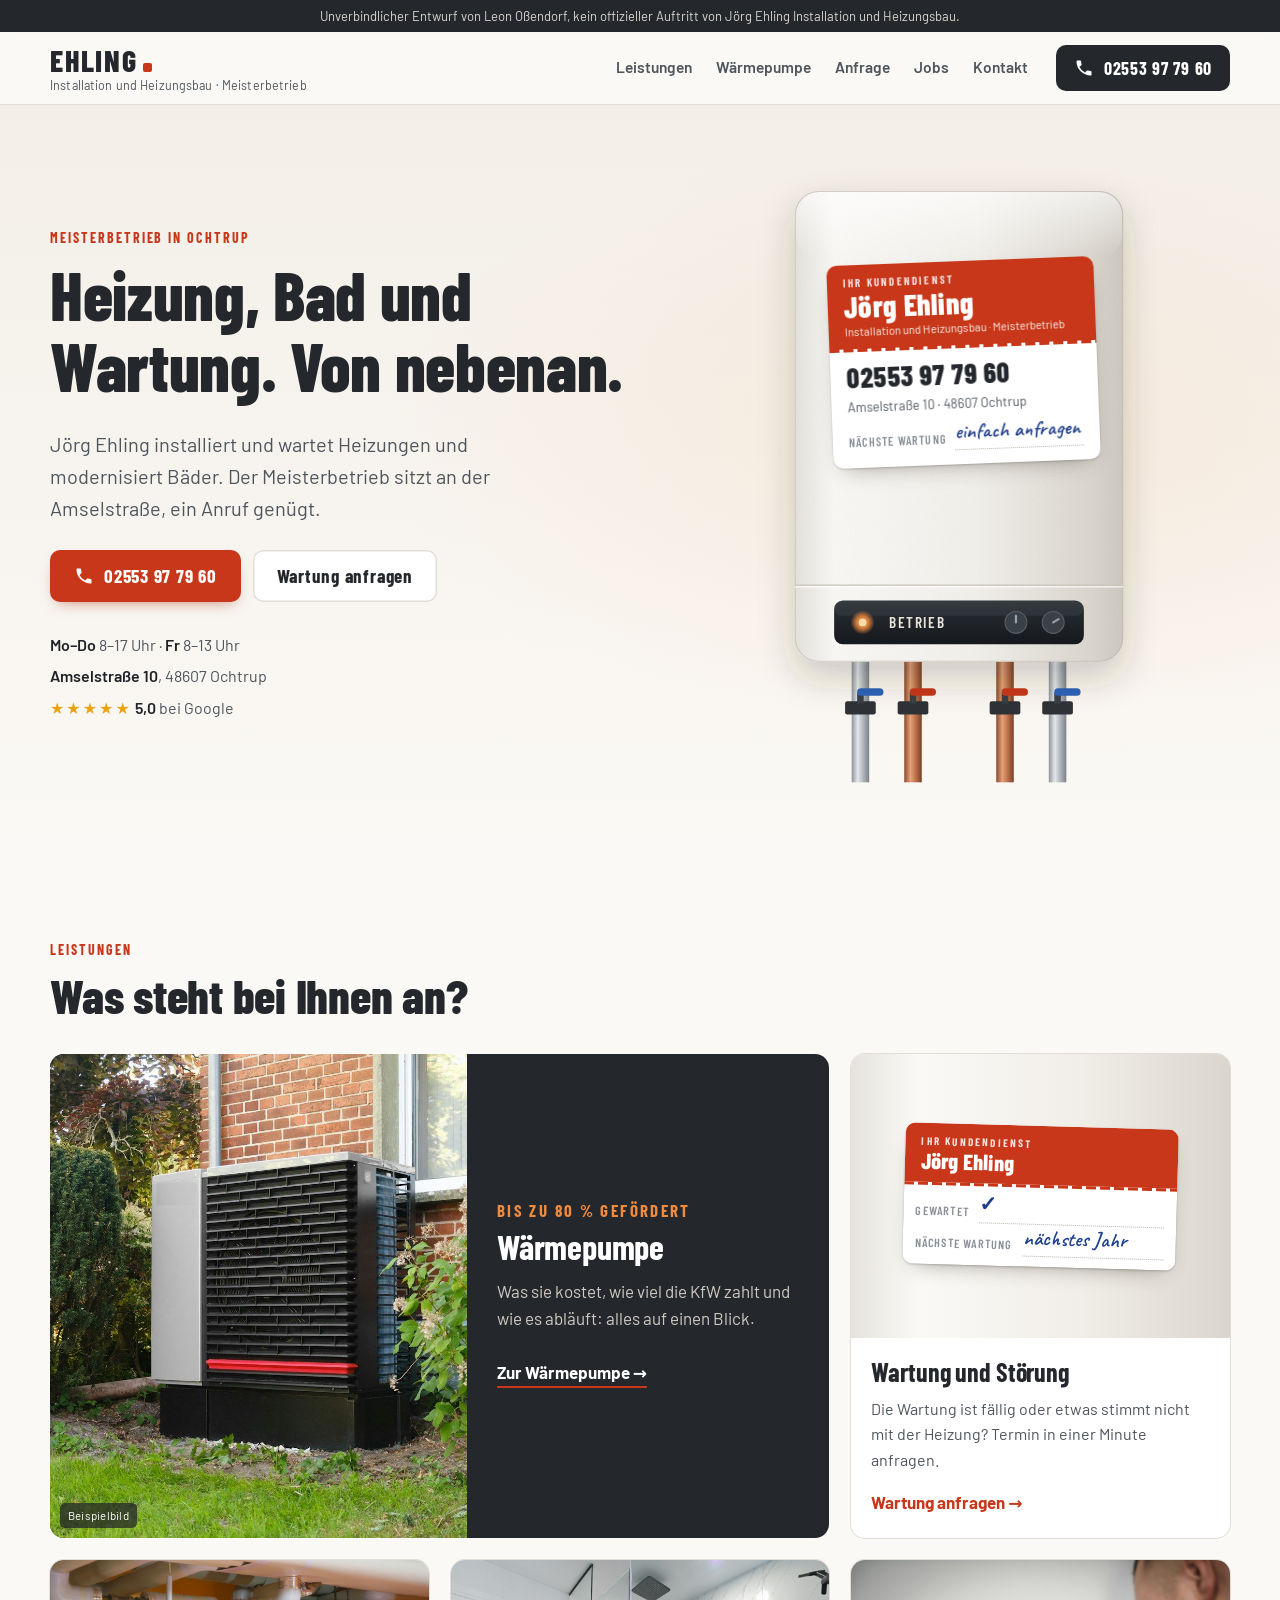
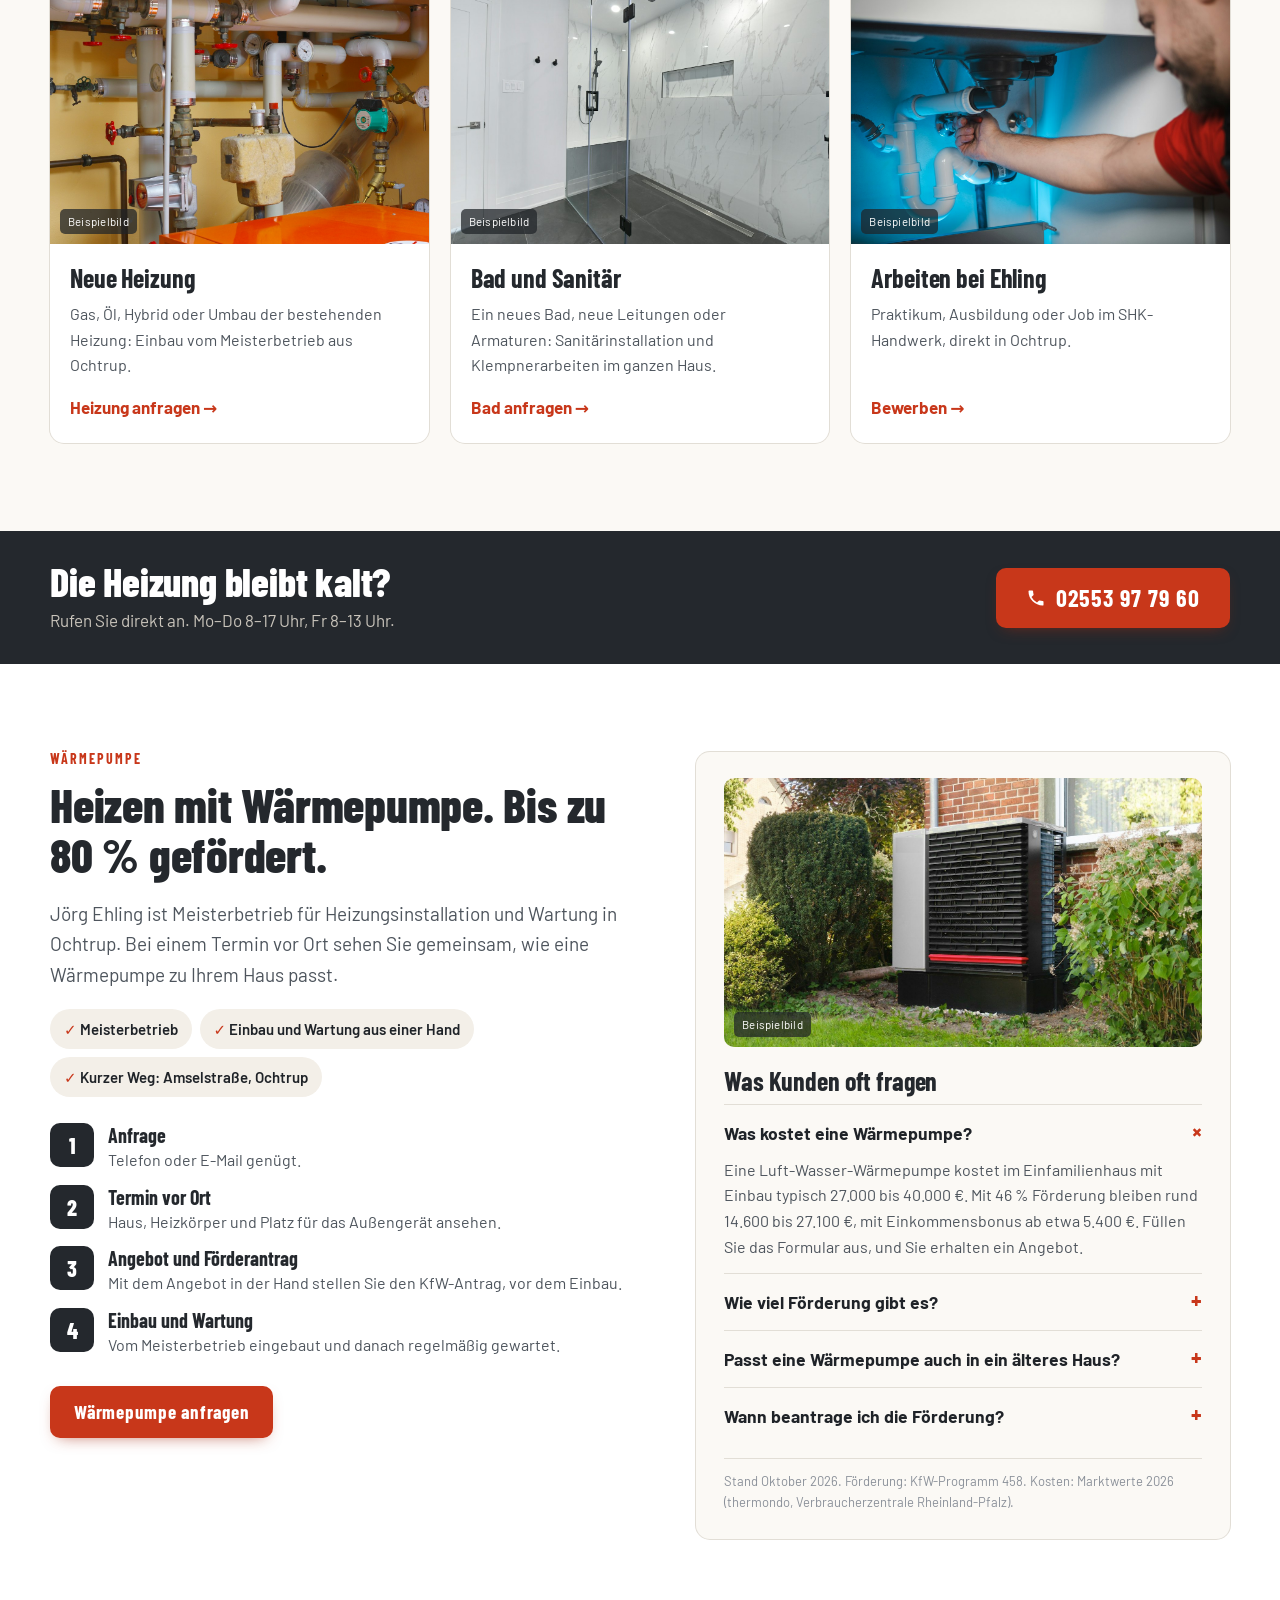
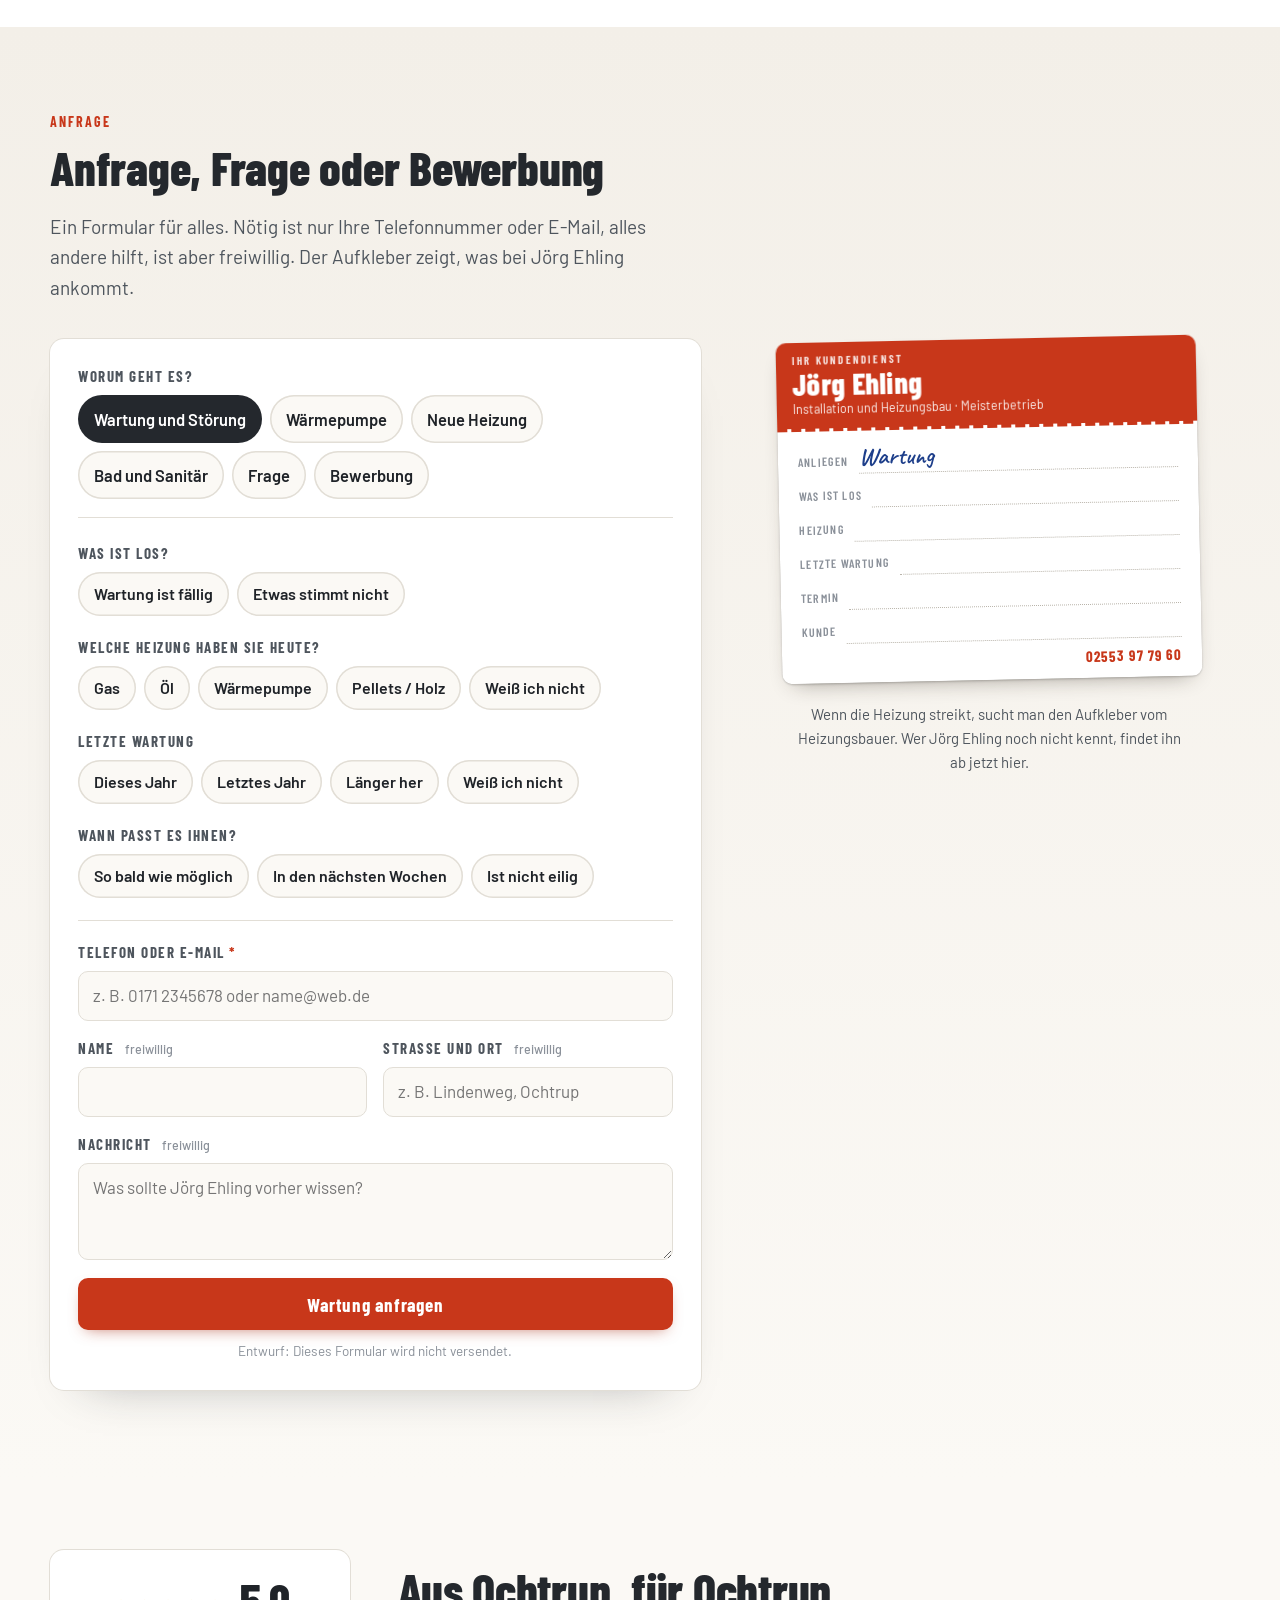
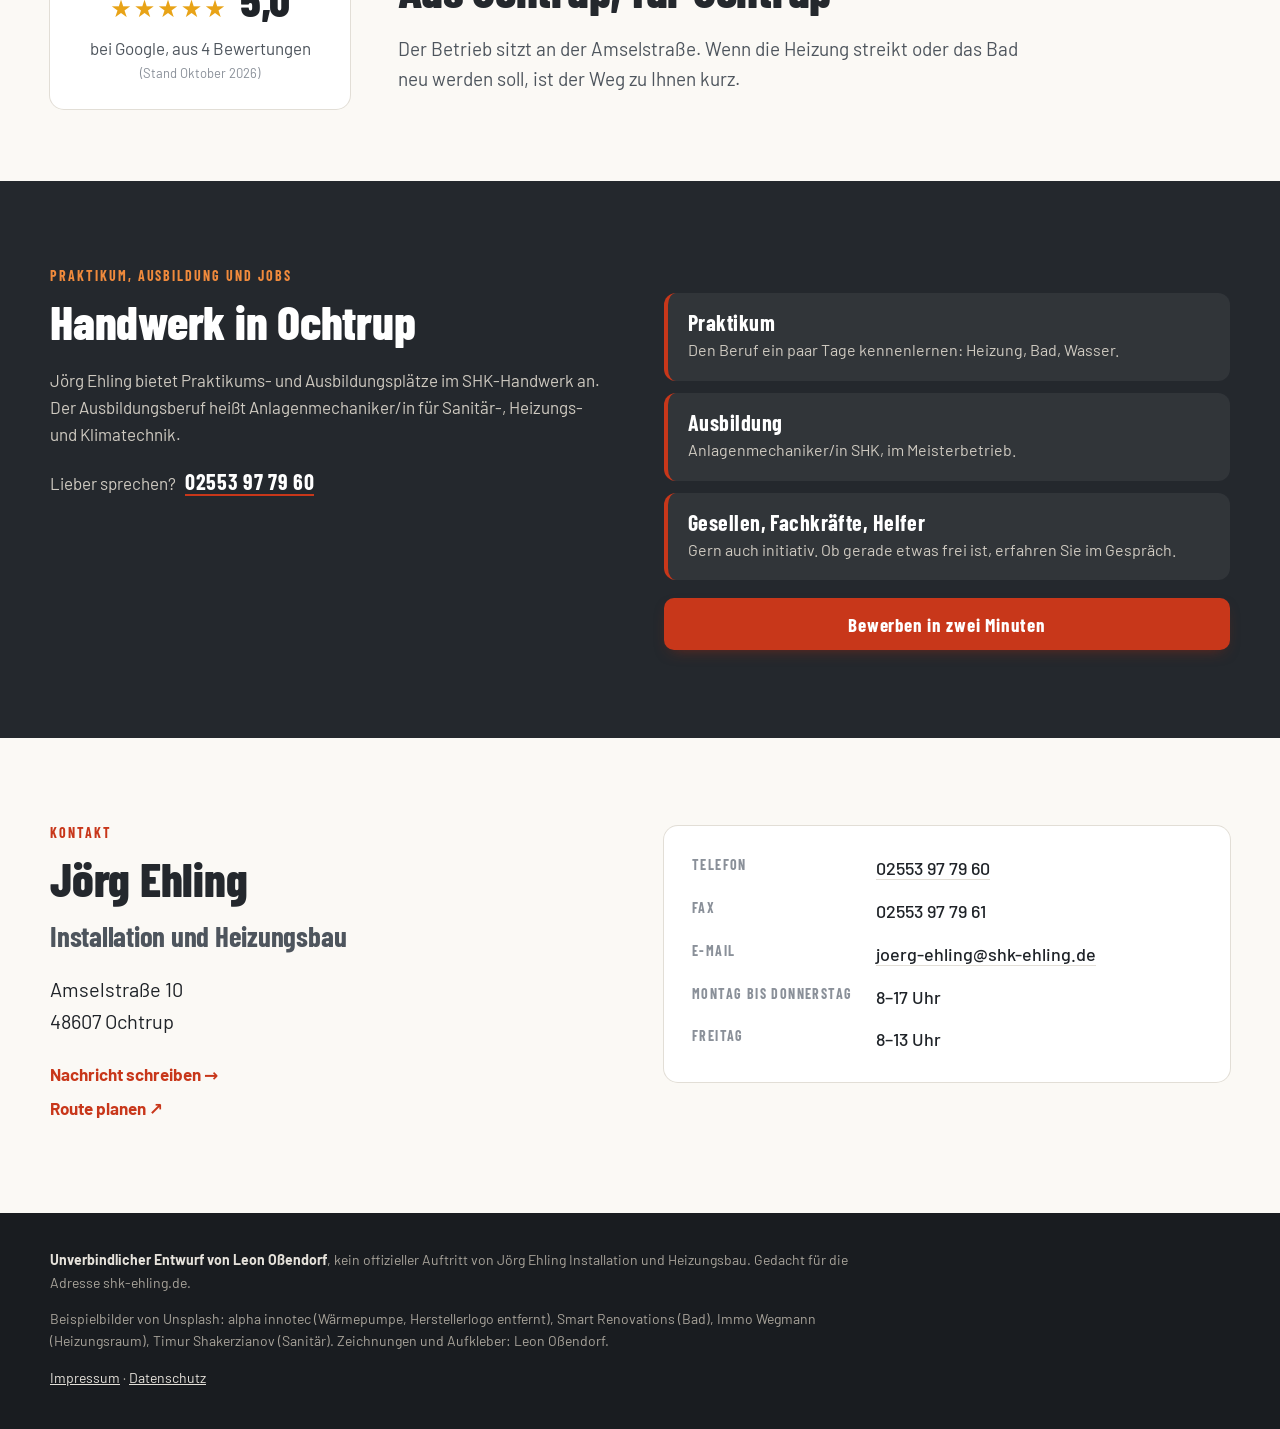
<file: index.html>
<!doctype html>
<html lang="de-DE">
<head>
<meta charset="utf-8">
<meta name="viewport" content="width=device-width, initial-scale=1">
<meta name="robots" content="noindex,nofollow">
<title>Jörg Ehling · Installation und Heizungsbau, Ochtrup (Entwurf)</title>
<meta name="description" content="Unverbindlicher Entwurf: Heizung, Bad und Wartung vom Meisterbetrieb Jörg Ehling in Ochtrup.">
<link rel="stylesheet" href="css/style.css">
<link rel="icon" href="data:image/svg+xml,%3Csvg xmlns='http://www.w3.org/2000/svg' viewBox='0 0 32 32'%3E%3Crect x='3' y='5' width='26' height='22' rx='3' fill='%23C8371A'/%3E%3Ctext x='16' y='22' font-family='Arial' font-weight='700' font-size='15' text-anchor='middle' fill='%23fff'%3EE%3C/text%3E%3C/svg%3E">
</head>
<body>

<div class="entwurf-band">Unverbindlicher Entwurf von Leon Oßendorf, kein offizieller Auftritt von Jörg Ehling Installation und Heizungsbau.</div>

<header class="kopf">
  <div class="wrap kopf-in">
    <a class="marke" href="#start" aria-label="Jörg Ehling, zur Startseite">
      <span class="marke-name">EHLING</span>
      <span class="marke-zeile">Installation und Heizungsbau · Meisterbetrieb</span>
    </a>
    <nav class="nav" aria-label="Hauptnavigation">
      <a href="#leistungen">Leistungen</a>
      <a href="#waermepumpe">Wärmepumpe</a>
      <a href="#anfrage">Anfrage</a>
      <a href="#ausbildung">Jobs</a>
      <a href="#kontakt">Kontakt</a>
    </nav>
    <a class="btn btn-tel kopf-tel" href="tel:+492553977960"><svg aria-hidden="true" viewBox="0 0 24 24"><path d="M6.6 10.8a15.1 15.1 0 0 0 6.6 6.6l2.2-2.2a1 1 0 0 1 1-.25 11.4 11.4 0 0 0 3.6.57 1 1 0 0 1 1 1V20a1 1 0 0 1-1 1A17 17 0 0 1 3 4a1 1 0 0 1 1-1h3.5a1 1 0 0 1 1 1c0 1.25.2 2.45.57 3.6a1 1 0 0 1-.25 1z"/></svg><span>02553 97 79 60</span></a>
  </div>
</header>

<main id="start">

<!-- Hero: Gerätefront mit Kundendienst-Aufkleber -->
<section class="hero">
  <div class="wrap hero-in">
    <div class="hero-text">
      <p class="dachzeile">Meisterbetrieb in Ochtrup</p>
      <h1>Heizung, Bad und Wartung. Von nebenan.</h1>
      <p class="hero-lead">Jörg Ehling installiert und wartet Heizungen und modernisiert Bäder. Der Meisterbetrieb sitzt an der Amselstraße, ein Anruf genügt.</p>
      <div class="hero-cta">
        <a class="btn btn-rot" href="tel:+492553977960"><svg aria-hidden="true" viewBox="0 0 24 24"><path d="M6.6 10.8a15.1 15.1 0 0 0 6.6 6.6l2.2-2.2a1 1 0 0 1 1-.25 11.4 11.4 0 0 0 3.6.57 1 1 0 0 1 1 1V20a1 1 0 0 1-1 1A17 17 0 0 1 3 4a1 1 0 0 1 1-1h3.5a1 1 0 0 1 1 1c0 1.25.2 2.45.57 3.6a1 1 0 0 1-.25 1z"/></svg>02553 97 79 60</a>
        <a class="btn btn-hell" href="#anfrage" data-weiche="wartung">Wartung anfragen</a>
      </div>
      <ul class="hero-fakten">
        <li><b>Mo–Do</b> 8–17 Uhr · <b>Fr</b> 8–13 Uhr</li>
        <li><b>Amselstraße 10</b>, 48607 Ochtrup</li>
        <li><span class="sterne" aria-hidden="true">★★★★★</span> <b>5,0</b> bei Google</li>
      </ul>
    </div>

    <div class="geraet-buehne" aria-label="Zeichnung: Heizgerät mit dem Kundendienst-Aufkleber von Jörg Ehling">
      <svg class="geraet" viewBox="0 0 420 560" aria-hidden="true">
        <defs>
          <linearGradient id="emaille" x1="0" x2="1" y1="0" y2="0">
            <stop offset="0" stop-color="#E6E3DD"/><stop offset=".12" stop-color="#FAF9F6"/><stop offset=".55" stop-color="#F3F1EC"/><stop offset=".9" stop-color="#DCD8D0"/><stop offset="1" stop-color="#CFCAC1"/>
          </linearGradient>
          <linearGradient id="kante" x1="0" x2="0" y1="0" y2="1">
            <stop offset="0" stop-color="#fff" stop-opacity=".9"/><stop offset="1" stop-color="#fff" stop-opacity="0"/>
          </linearGradient>
          <linearGradient id="glas" x1="0" x2="0" y1="0" y2="1">
            <stop offset="0" stop-color="#2B3036"/><stop offset="1" stop-color="#15181C"/>
          </linearGradient>
          <linearGradient id="rohr" x1="0" x2="1">
            <stop offset="0" stop-color="#8E949B"/><stop offset=".35" stop-color="#E4E7EA"/><stop offset=".6" stop-color="#B9BEC4"/><stop offset="1" stop-color="#7B8187"/>
          </linearGradient>
          <linearGradient id="kupfer" x1="0" x2="1">
            <stop offset="0" stop-color="#8A4A2B"/><stop offset=".35" stop-color="#E3A27A"/><stop offset=".6" stop-color="#C47A52"/><stop offset="1" stop-color="#7A3F24"/>
          </linearGradient>
          <radialGradient id="led" cx=".5" cy=".5" r=".5">
            <stop offset="0" stop-color="#FFC27A"/><stop offset=".5" stop-color="#F08A3C"/><stop offset="1" stop-color="#F08A3C" stop-opacity="0"/>
          </radialGradient>
          <filter id="schatten" x="-20%" y="-10%" width="140%" height="130%">
            <feDropShadow dx="0" dy="14" stdDeviation="16" flood-color="#3A2E22" flood-opacity=".22"/>
          </filter>
          <filter id="koernung"><feTurbulence type="fractalNoise" baseFrequency=".9" numOctaves="2" seed="4"/><feColorMatrix values="0 0 0 0 0  0 0 0 0 0  0 0 0 0 0  0 0 0 .05 0"/><feComposite in2="SourceGraphic" operator="in"/></filter>
        </defs>
        <!-- Rohre nach unten -->
        <g>
          <rect x="112" y="440" width="16" height="120" fill="url(#rohr)"/>
          <rect x="160" y="440" width="16" height="120" fill="url(#kupfer)"/>
          <rect x="244" y="440" width="16" height="120" fill="url(#kupfer)"/>
          <rect x="292" y="440" width="16" height="120" fill="url(#rohr)"/>
          <rect x="106" y="486" width="28" height="12" rx="2" fill="#2E3237"/><rect x="117" y="478" width="6" height="10" fill="#3A3F45"/><rect x="117" y="474" width="24" height="7" rx="3.5" fill="#2D63B8"/><rect x="154" y="486" width="28" height="12" rx="2" fill="#2E3237"/><rect x="165" y="478" width="6" height="10" fill="#3A3F45"/><rect x="165" y="474" width="24" height="7" rx="3.5" fill="#C8371A"/><rect x="238" y="486" width="28" height="12" rx="2" fill="#2E3237"/><rect x="249" y="478" width="6" height="10" fill="#3A3F45"/><rect x="249" y="474" width="24" height="7" rx="3.5" fill="#C8371A"/><rect x="286" y="486" width="28" height="12" rx="2" fill="#2E3237"/><rect x="297" y="478" width="6" height="10" fill="#3A3F45"/><rect x="297" y="474" width="24" height="7" rx="3.5" fill="#2D63B8"/>
        </g>
        <!-- Gehäuse -->
        <g filter="url(#schatten)">
          <rect x="60" y="20" width="300" height="430" rx="22" fill="url(#emaille)"/>
        </g>
        <rect x="60" y="20" width="300" height="430" rx="22" fill="#000" filter="url(#koernung)" opacity=".6"/>
        <rect x="61" y="21" width="298" height="60" rx="21" fill="url(#kante)" opacity=".7"/>
        <rect x="60.5" y="20.5" width="299" height="429" rx="21.5" fill="none" stroke="#BDB8AE" stroke-opacity=".6"/>
        <!-- Fuge -->
        <path d="M60 380 H360" stroke="#C9C4BA" stroke-width="1.2"/>
        <path d="M60 381.5 H360" stroke="#fff" stroke-width="1" opacity=".8"/>
        <!-- Bedienfeld -->
        <rect x="96" y="394" width="228" height="40" rx="8" fill="url(#glas)"/>
        <rect x="96" y="394" width="228" height="14" rx="7" fill="#fff" opacity=".05"/>
        <circle cx="122" cy="414" r="11" fill="url(#led)" opacity=".85"/>
        <circle cx="122" cy="414" r="3.6" fill="#FFD9A8"/>
        <text x="146" y="419" fill="#E9E4DA" font-family="Barlow Condensed, sans-serif" font-weight="600" font-size="14" letter-spacing="1.5">BETRIEB</text>
        <g fill="#3A4047" stroke="#555C64"><circle cx="262" cy="414" r="10"/><circle cx="296" cy="414" r="10"/></g>
        <g stroke="#9AA1A9" stroke-width="2" stroke-linecap="round"><path d="M262 414 l0 -6"/><path d="M296 414 l5 -3"/></g>
      </svg>

      <figure class="aufkleber aufkleber-hero" aria-hidden="true">
        <div class="ak-kopf">
          <span class="ak-klein">Ihr Kundendienst</span>
          <span class="ak-name">Jörg Ehling</span>
          <span class="ak-zeile">Installation und Heizungsbau · Meisterbetrieb</span>
        </div>
        <div class="ak-koerper">
          <span class="ak-tel">02553 97 79 60</span>
          <span class="ak-adr">Amselstraße 10 · 48607 Ochtrup</span>
          <div class="ak-feld"><span>Nächste Wartung</span><i class="hand">einfach anfragen</i></div>
        </div>
      </figure>
    </div>
  </div>
</section>

<!-- Wege: Einstieg nach Anliegen -->
<section id="leistungen" class="block wege-block">
  <div class="wrap">
    <p class="dachzeile">Leistungen</p>
    <h2>Was steht bei Ihnen an?</h2>
    <div class="leistungen">
      <article class="leistung leistung-wp">
        <div class="l-bild"><img src="img/waermepumpe.jpg" alt="Außengerät einer Luft-Wasser-Wärmepumpe vor einem Backsteinhaus (Beispielbild)" loading="lazy" width="1400" height="933"><span class="bsp">Beispielbild</span></div>
        <div class="l-text">
          <p class="l-marke">Bis zu 80 % gefördert</p>
          <h3>Wärmepumpe</h3>
          <p>Was sie kostet, wie viel die KfW zahlt und wie es abläuft: alles auf einen Blick.</p>
          <a class="l-link" href="#waermepumpe">Zur Wärmepumpe →</a>
        </div>
      </article>
      <article class="leistung leistung-wartung">
        <div class="l-bild l-zeichnung">
          <figure class="aufkleber aufkleber-mini" aria-hidden="true">
            <div class="ak-kopf"><span class="ak-klein">Ihr Kundendienst</span><span class="ak-name">Jörg Ehling</span></div>
            <div class="ak-koerper"><div class="ak-feld"><span>Gewartet</span><i class="hand">✓</i></div><div class="ak-feld"><span>Nächste Wartung</span><i class="hand">nächstes Jahr</i></div></div>
          </figure>
        </div>
        <div class="l-text">
          <h3>Wartung und Störung</h3>
          <p>Die Wartung ist fällig oder etwas stimmt nicht mit der Heizung? Termin in einer Minute anfragen.</p>
          <a class="l-link" href="#anfrage" data-weiche="wartung">Wartung anfragen →</a>
        </div>
      </article>
      <article class="leistung">
        <div class="l-bild"><img src="img/heizung.jpg" alt="Heizungsraum mit Rohren, Ventilen und Pumpe (Beispielbild)" loading="lazy" width="1400" height="931"><span class="bsp">Beispielbild</span></div>
        <div class="l-text">
          <h3>Neue Heizung</h3>
          <p>Gas, Öl, Hybrid oder Umbau der bestehenden Heizung: Einbau vom Meisterbetrieb aus Ochtrup.</p>
          <a class="l-link" href="#anfrage" data-weiche="heizung">Heizung anfragen →</a>
        </div>
      </article>
      <article class="leistung">
        <div class="l-bild"><img src="img/bad.jpg" alt="Modernes Bad mit bodengleicher Dusche und Glaswand (Beispielbild)" loading="lazy" width="1400" height="933"><span class="bsp">Beispielbild</span></div>
        <div class="l-text">
          <h3>Bad und Sanitär</h3>
          <p>Ein neues Bad, neue Leitungen oder Armaturen: Sanitärinstallation und Klempnerarbeiten im ganzen Haus.</p>
          <a class="l-link" href="#anfrage" data-weiche="bad">Bad anfragen →</a>
        </div>
      </article>
      <article class="leistung leistung-job">
        <div class="l-bild"><img src="img/sanitaer.jpg" alt="Installateur schließt einen Siphon unter dem Waschbecken an (Beispielbild)" loading="lazy" width="1400" height="1050"><span class="bsp">Beispielbild</span></div>
        <div class="l-text">
          <h3>Arbeiten bei Ehling</h3>
          <p>Praktikum, Ausbildung oder Job im SHK-Handwerk, direkt in Ochtrup.</p>
          <a class="l-link" href="#ausbildung">Bewerben →</a>
        </div>
      </article>
    </div>
  </div>
</section>

<!-- Heizung kalt -->
<section class="kalt" aria-labelledby="kalt-h">
  <div class="wrap kalt-in">
    <div>
      <h2 id="kalt-h">Die Heizung bleibt kalt?</h2>
      <p>Rufen Sie direkt an. Mo–Do 8–17 Uhr, Fr 8–13 Uhr.</p>
    </div>
    <a class="btn btn-rot btn-gross" href="tel:+492553977960"><svg aria-hidden="true" viewBox="0 0 24 24"><path d="M6.6 10.8a15.1 15.1 0 0 0 6.6 6.6l2.2-2.2a1 1 0 0 1 1-.25 11.4 11.4 0 0 0 3.6.57 1 1 0 0 1 1 1V20a1 1 0 0 1-1 1A17 17 0 0 1 3 4a1 1 0 0 1 1-1h3.5a1 1 0 0 1 1 1c0 1.25.2 2.45.57 3.6a1 1 0 0 1-.25 1z"/></svg>02553 97 79 60</a>
  </div>
</section>

<!-- Wärmepumpe -->
<section id="waermepumpe" class="block neu">
  <div class="wrap neu-in">
    <div>
      <p class="dachzeile">Wärmepumpe</p>
      <h2>Heizen mit Wärmepumpe. Bis zu 80 % gefördert.</h2>
      <p class="lead">Jörg Ehling ist Meisterbetrieb für Heizungsinstallation und Wartung in Ochtrup. Bei einem Termin vor Ort sehen Sie gemeinsam, wie eine Wärmepumpe zu Ihrem Haus passt.</p>
      <ul class="staerken">
        <li>Meisterbetrieb</li>
        <li>Einbau und Wartung aus einer Hand</li>
        <li>Kurzer Weg: Amselstraße, Ochtrup</li>
      </ul>
      <ol class="schritte">
        <li><b>Anfrage</b><span>Telefon oder E-Mail genügt.</span></li>
        <li><b>Termin vor Ort</b><span>Haus, Heizkörper und Platz für das Außengerät ansehen.</span></li>
        <li><b>Angebot und Förderantrag</b><span>Mit dem Angebot in der Hand stellen Sie den KfW-Antrag, vor dem Einbau.</span></li>
        <li><b>Einbau und Wartung</b><span>Vom Meisterbetrieb eingebaut und danach regelmäßig gewartet.</span></li>
      </ol>
      <a class="btn btn-rot" href="#anfrage" data-weiche="waermepumpe">Wärmepumpe anfragen</a>
    </div>
    <div class="fragen">
      <div class="wp-bild"><img src="img/waermepumpe.jpg" alt="Außengerät einer Luft-Wasser-Wärmepumpe vor einem Backsteinhaus (Beispielbild)" loading="lazy" width="1400" height="933"><span class="bsp">Beispielbild</span></div>
      <h3>Was Kunden oft fragen</h3>
      <details open>
        <summary>Was kostet eine Wärmepumpe?</summary>
        <p>Eine Luft-Wasser-Wärmepumpe kostet im Einfamilienhaus mit Einbau typisch 27.000 bis 40.000 €. Mit 46 % Förderung bleiben rund 14.600 bis 27.100 €, mit Einkommensbonus ab etwa 5.400 €. Füllen Sie das Formular aus, und Sie erhalten ein Angebot.</p>
      </details>
      <details>
        <summary>Wie viel Förderung gibt es?</summary>
        <p>Die KfW zahlt 30 % Grundförderung. Wohnen Sie selbst im Haus und ersetzen eine funktionierende Öl- oder Gasheizung, kommen 16 % dazu. Mit Einkommensbonus sind bis zu 80 % möglich, im Einfamilienhaus bis 22.400 €. Der 16-%-Bonus sinkt ab Februar 2027 schrittweise.</p>
      </details>
      <details>
        <summary>Passt eine Wärmepumpe auch in ein älteres Haus?</summary>
        <p>In vielen Fällen ja. Oft reichen die vorhandenen Heizkörper, manchmal werden einzelne gegen größere getauscht. Jörg Ehling sieht sich Ihr Haus gern an.</p>
      </details>
      <details>
        <summary>Wann beantrage ich die Förderung?</summary>
        <p>Vor dem Einbau, mit einem unterschriebenen Vertrag, der unter dem Vorbehalt der Förderung steht. So geht kein Zuschuss verloren.</p>
      </details>
      <p class="quelle">Stand Oktober 2026. Förderung: KfW-Programm 458. Kosten: Marktwerte 2026 (thermondo, Verbraucherzentrale Rheinland-Pfalz).</p>
    </div>
  </div>
</section>

<!-- Ein Formular mit Weichen und Live-Aufkleber -->
<section id="anfrage" class="block anfrage-block">
  <div class="wrap">
    <p class="dachzeile">Anfrage</p>
    <h2>Anfrage, Frage oder Bewerbung</h2>
    <p class="lead">Ein Formular für alles. Nötig ist nur Ihre Telefonnummer oder E-Mail, alles andere hilft, ist aber freiwillig. Der Aufkleber zeigt, was bei Jörg Ehling ankommt.</p>

    <div class="anfrage">
      <form class="formular" id="formular" novalidate>
        <fieldset class="chips weiche">
          <legend>Worum geht es?</legend>
          <label><input type="radio" name="anliegen" value="wartung" checked><span>Wartung und Störung</span></label>
          <label><input type="radio" name="anliegen" value="waermepumpe"><span>Wärmepumpe</span></label>
          <label><input type="radio" name="anliegen" value="heizung"><span>Neue Heizung</span></label>
          <label><input type="radio" name="anliegen" value="bad"><span>Bad und Sanitär</span></label>
          <label><input type="radio" name="anliegen" value="frage"><span>Frage</span></label>
          <label><input type="radio" name="anliegen" value="bewerbung"><span>Bewerbung</span></label>
        </fieldset>

        <div class="zusatz">
          <fieldset class="chips" data-zeige="wartung">
            <legend>Was ist los?</legend>
            <label><input type="radio" name="wart" value="Wartung fällig"><span>Wartung ist fällig</span></label>
            <label><input type="radio" name="wart" value="Etwas stimmt nicht"><span>Etwas stimmt nicht</span></label>
          </fieldset>
          <fieldset class="chips" data-zeige="wartung heizung waermepumpe">
            <legend>Welche Heizung haben Sie heute?</legend>
            <label><input type="radio" name="geraet" value="Gas"><span>Gas</span></label>
            <label><input type="radio" name="geraet" value="Öl"><span>Öl</span></label>
            <label><input type="radio" name="geraet" value="Wärmepumpe"><span>Wärmepumpe</span></label>
            <label><input type="radio" name="geraet" value="Pellets / Holz"><span>Pellets / Holz</span></label>
            <label><input type="radio" name="geraet" value="weiß nicht"><span>Weiß ich nicht</span></label>
          </fieldset>
          <fieldset class="chips" data-zeige="wartung">
            <legend>Letzte Wartung</legend>
            <label><input type="radio" name="letzte" value="dieses Jahr"><span>Dieses Jahr</span></label>
            <label><input type="radio" name="letzte" value="letztes Jahr"><span>Letztes Jahr</span></label>
            <label><input type="radio" name="letzte" value="länger her"><span>Länger her</span></label>
            <label><input type="radio" name="letzte" value="weiß nicht"><span>Weiß ich nicht</span></label>
          </fieldset>

          <fieldset class="chips" data-zeige="heizung">
            <legend>Woran denken Sie?</legend>
            <label><input type="radio" name="wunsch" value="noch offen"><span>Noch offen</span></label>
            <label><input type="radio" name="wunsch" value="Gas"><span>Gas</span></label>
            <label><input type="radio" name="wunsch" value="Hybrid"><span>Hybrid</span></label>
            <label><input type="radio" name="wunsch" value="Pellets"><span>Pellets</span></label>
          </fieldset>
          <div class="feld regler" data-zeige="heizung waermepumpe">
            <label for="flaeche">Wohnfläche, ungefähr <output id="flaeche-out" for="flaeche">140 m²</output></label>
            <input id="flaeche" name="flaeche" type="range" min="50" max="300" step="10" value="140">
          </div>
          <fieldset class="chips" data-zeige="heizung waermepumpe">
            <legend>Baujahr des Hauses</legend>
            <label><input type="radio" name="baujahr" value="vor 1980"><span>Vor 1980</span></label>
            <label><input type="radio" name="baujahr" value="1980 bis 2000"><span>1980 bis 2000</span></label>
            <label><input type="radio" name="baujahr" value="nach 2000"><span>Nach 2000</span></label>
            <label><input type="radio" name="baujahr" value="weiß nicht"><span>Weiß ich nicht</span></label>
          </fieldset>
          <fieldset class="chips" data-zeige="waermepumpe">
            <legend>Wie wird heute geheizt?</legend>
            <label><input type="radio" name="flaechen" value="Heizkörper"><span>Heizkörper</span></label>
            <label><input type="radio" name="flaechen" value="Fußbodenheizung"><span>Fußbodenheizung</span></label>
            <label><input type="radio" name="flaechen" value="beides"><span>Beides</span></label>
          </fieldset>
          <fieldset class="chips" data-zeige="waermepumpe">
            <legend>Wohnen Sie selbst im Haus?</legend>
            <label><input type="radio" name="selbst" value="selbst bewohnt"><span>Ja</span></label>
            <label><input type="radio" name="selbst" value="vermietet"><span>Nein, vermietet</span></label>
          </fieldset>

          <fieldset class="chips" data-zeige="bad">
            <legend>Was soll neu werden? <small>mehrere möglich</small></legend>
            <label><input type="checkbox" name="teile" value="Dusche"><span>Dusche</span></label>
            <label><input type="checkbox" name="teile" value="Badewanne"><span>Badewanne</span></label>
            <label><input type="checkbox" name="teile" value="WC"><span>WC</span></label>
            <label><input type="checkbox" name="teile" value="Waschtisch"><span>Waschtisch</span></label>
            <label><input type="checkbox" name="teile" value="komplettes Bad"><span>Komplettes Bad</span></label>
            <label><input type="checkbox" name="teile" value="Leitungen / Armaturen"><span>Leitungen / Armaturen</span></label>
          </fieldset>
          <div class="feld regler" data-zeige="bad">
            <label for="badm2">Größe des Bads, ungefähr <output id="badm2-out" for="badm2">8 m²</output></label>
            <input id="badm2" name="badm2" type="range" min="3" max="20" step="1" value="8">
          </div>

          <fieldset class="chips" data-zeige="wartung waermepumpe heizung bad">
            <legend>Wann passt es Ihnen?</legend>
            <label><input type="radio" name="wann" value="so bald wie möglich"><span>So bald wie möglich</span></label>
            <label><input type="radio" name="wann" value="in den nächsten Wochen"><span>In den nächsten Wochen</span></label>
            <label><input type="radio" name="wann" value="ist nicht eilig"><span>Ist nicht eilig</span></label>
          </fieldset>

          <fieldset class="chips" data-zeige="bewerbung">
            <legend>Was suchen Sie?</legend>
            <label><input type="radio" name="stelle" value="Praktikum"><span>Praktikum</span></label>
            <label><input type="radio" name="stelle" value="Ausbildung"><span>Ausbildung</span></label>
            <label><input type="radio" name="stelle" value="Geselle / Fachkraft"><span>Geselle / Fachkraft</span></label>
            <label><input type="radio" name="stelle" value="Helfer"><span>Helfer</span></label>
            <label><input type="radio" name="stelle" value="initiativ"><span>Initiativ</span></label>
          </fieldset>
          <div class="feld" data-zeige="bewerbung">
            <label for="schule">Alter und Schule oder Beruf <small>freiwillig</small></label>
            <input id="schule" name="schule" type="text" placeholder="z. B. 15, Realschule Ochtrup">
          </div>
          <div class="feld" data-zeige="bewerbung">
            <label for="cv">Lebenslauf <small>freiwillig</small></label>
            <input id="cv" name="cv" type="file" accept=".pdf,.jpg,.jpeg,.png,.doc,.docx">
          </div>
        </div>

        <div class="pflicht">
          <div class="feld">
            <label for="kontakt">Telefon oder E-Mail <abbr title="Pflichtfeld">*</abbr></label>
            <input id="kontakt" name="kontakt" type="text" autocomplete="tel" placeholder="z. B. 0171 2345678 oder name@web.de" aria-describedby="kontakt-fehler">
            <p class="fehler" id="kontakt-fehler" hidden>Bitte eine Telefonnummer oder E-Mail-Adresse angeben, damit Jörg Ehling Sie erreicht.</p>
          </div>
          <div class="feld-reihe">
            <div class="feld"><label for="name">Name <small>freiwillig</small></label><input id="name" name="name" type="text" autocomplete="name"></div>
            <div class="feld" data-zeige="wartung waermepumpe heizung bad"><label for="ort">Straße und Ort <small>freiwillig</small></label><input id="ort" name="ort" type="text" autocomplete="street-address" placeholder="z. B. Lindenweg, Ochtrup"></div>
          </div>
          <div class="feld"><label for="nachricht" id="nachricht-label">Nachricht <small>freiwillig</small></label><textarea id="nachricht" name="nachricht" rows="3" placeholder="Was sollte Jörg Ehling vorher wissen?"></textarea></div>
        </div>

        <button class="btn btn-rot btn-voll" type="submit" id="senden">Wartung anfragen</button>
        <p class="hinweis-entwurf">Entwurf: Dieses Formular wird nicht versendet.</p>
        <p class="danke" id="danke" hidden></p>
      </form>

      <div class="anfrage-aufkleber">
        <figure class="aufkleber aufkleber-gross" id="live" aria-live="polite">
          <div class="ak-kopf">
            <span class="ak-klein" id="live-klein">Ihr Kundendienst</span>
            <span class="ak-name">Jörg Ehling</span>
            <span class="ak-zeile">Installation und Heizungsbau · Meisterbetrieb</span>
          </div>
          <div class="ak-koerper">
            <div class="ak-feld"><span>Anliegen</span><i class="hand" data-live="anliegen">Wartung</i></div>
            <div class="ak-feld" data-zeile="wart"><span>Was ist los</span><i class="hand" data-live="wart"></i></div>
            <div class="ak-feld" data-zeile="geraet"><span>Heizung</span><i class="hand" data-live="geraet"></i></div>
            <div class="ak-feld" data-zeile="letzte"><span>Letzte Wartung</span><i class="hand" data-live="letzte"></i></div>
            <div class="ak-feld" data-zeile="wunsch"><span>Wunsch</span><i class="hand" data-live="wunsch"></i></div>
            <div class="ak-feld" data-zeile="flaeche"><span>Fläche</span><i class="hand" data-live="flaeche"></i></div>
            <div class="ak-feld" data-zeile="baujahr"><span>Baujahr</span><i class="hand" data-live="baujahr"></i></div>
            <div class="ak-feld" data-zeile="flaechen"><span>Heizt mit</span><i class="hand" data-live="flaechen"></i></div>
            <div class="ak-feld" data-zeile="selbst"><span>Haus</span><i class="hand" data-live="selbst"></i></div>
            <div class="ak-feld" data-zeile="teile"><span>Neu</span><i class="hand" data-live="teile"></i></div>
            <div class="ak-feld" data-zeile="badm2"><span>Größe</span><i class="hand" data-live="badm2"></i></div>
            <div class="ak-feld" data-zeile="wann"><span>Termin</span><i class="hand" data-live="wann"></i></div>
            <div class="ak-feld" data-zeile="stelle"><span>Sucht</span><i class="hand" data-live="stelle"></i></div>
            <div class="ak-feld" data-zeile="nachricht"><span>Frage</span><i class="hand" data-live="nachricht"></i></div>
            <div class="ak-feld"><span id="live-wer">Kunde</span><i class="hand" data-live="wer"></i></div>
            <div class="ak-tel-klein">02553 97 79 60</div>
          </div>
        </figure>
        <p class="ak-unter">Wenn die Heizung streikt, sucht man den Aufkleber vom Heizungsbauer. Wer Jörg Ehling noch nicht kennt, findet ihn ab jetzt hier.</p>
      </div>
    </div>
  </div>
</section>

<!-- Bewertung und Nähe -->
<section class="block nah">
  <div class="wrap nah-in">
    <div class="nah-karte">
      <div class="nah-stern"><span class="sterne" aria-hidden="true">★★★★★</span><b>5,0</b></div>
      <p>bei Google, aus 4 Bewertungen <small>(Stand Oktober 2026)</small></p>
    </div>
    <div class="nah-text">
      <h2>Aus Ochtrup, für Ochtrup</h2>
      <p>Der Betrieb sitzt an der Amselstraße. Wenn die Heizung streikt oder das Bad neu werden soll, ist der Weg zu Ihnen kurz.</p>
    </div>
  </div>
</section>

<!-- Ausbildung und Jobs -->
<section id="ausbildung" class="block ausbildung">
  <div class="wrap aus-in">
    <div>
      <p class="dachzeile">Praktikum, Ausbildung und Jobs</p>
      <h2>Handwerk in Ochtrup</h2>
      <p>Jörg Ehling bietet Praktikums- und Ausbildungsplätze im SHK-Handwerk an. Der Ausbildungsberuf heißt Anlagenmechaniker/in für Sanitär-, Heizungs- und Klimatechnik.</p>
      <p class="aus-tel">Lieber sprechen? <a href="tel:+492553977960">02553 97 79 60</a></p>
    </div>
    <div>
      <ul class="aus-liste">
        <li><b>Praktikum</b><span>Den Beruf ein paar Tage kennenlernen: Heizung, Bad, Wasser.</span></li>
        <li><b>Ausbildung</b><span>Anlagenmechaniker/in SHK, im Meisterbetrieb.</span></li>
        <li><b>Gesellen, Fachkräfte, Helfer</b><span>Gern auch initiativ. Ob gerade etwas frei ist, erfahren Sie im Gespräch.</span></li>
      </ul>
      <a class="btn btn-rot btn-voll aus-cta" href="#anfrage" data-weiche="bewerbung">Bewerben in zwei Minuten</a>
    </div>
  </div>
</section>

<!-- Kontakt -->
<section id="kontakt" class="block kontakt">
  <div class="wrap kontakt-in">
    <div>
      <p class="dachzeile">Kontakt</p>
      <h2>Jörg Ehling<br><span>Installation und Heizungsbau</span></h2>
      <p class="adresse">Amselstraße 10<br>48607 Ochtrup</p>
      <p class="kontakt-wege"><a class="kartenlink" href="#anfrage" data-weiche="frage">Nachricht schreiben →</a><br><a class="kartenlink" href="https://www.google.com/maps/search/?api=1&amp;query=Amselstra%C3%9Fe+10%2C+48607+Ochtrup" rel="noopener" target="_blank">Route planen ↗</a></p>
    </div>
    <dl class="kontakt-liste">
      <dt>Telefon</dt><dd><a href="tel:+492553977960">02553 97 79 60</a></dd>
      <dt>Fax</dt><dd>02553 97 79 61</dd>
      <dt>E-Mail</dt><dd><a href="mailto:joerg-ehling@shk-ehling.de">joerg-ehling@shk-ehling.de</a></dd>
      <dt>Montag bis Donnerstag</dt><dd>8–17 Uhr</dd>
      <dt>Freitag</dt><dd>8–13 Uhr</dd>
    </dl>
  </div>
</section>

</main>

<footer class="fuss">
  <div class="wrap fuss-in">
    <p><b>Unverbindlicher Entwurf von Leon Oßendorf</b>, kein offizieller Auftritt von Jörg Ehling Installation und Heizungsbau. Gedacht für die Adresse shk-ehling.de.</p>
    <p>Beispielbilder von Unsplash: alpha innotec (Wärmepumpe, Herstellerlogo entfernt), Smart Renovations (Bad), Immo Wegmann (Heizungsraum), Timur Shakerzianov (Sanitär). Zeichnungen und Aufkleber: Leon Oßendorf.</p>
    <p class="fuss-links"><a href="impressum.html">Impressum</a> · <a href="datenschutz.html">Datenschutz</a></p>
  </div>
</footer>

<nav class="handyleiste" aria-label="Schnellkontakt">
  <a href="tel:+492553977960" class="hl-tel">Anrufen</a>
  <a href="#anfrage" class="hl-anfrage">Anfragen</a>
</nav>

<script src="js/main.js"></script>
</body>
</html>
</file>
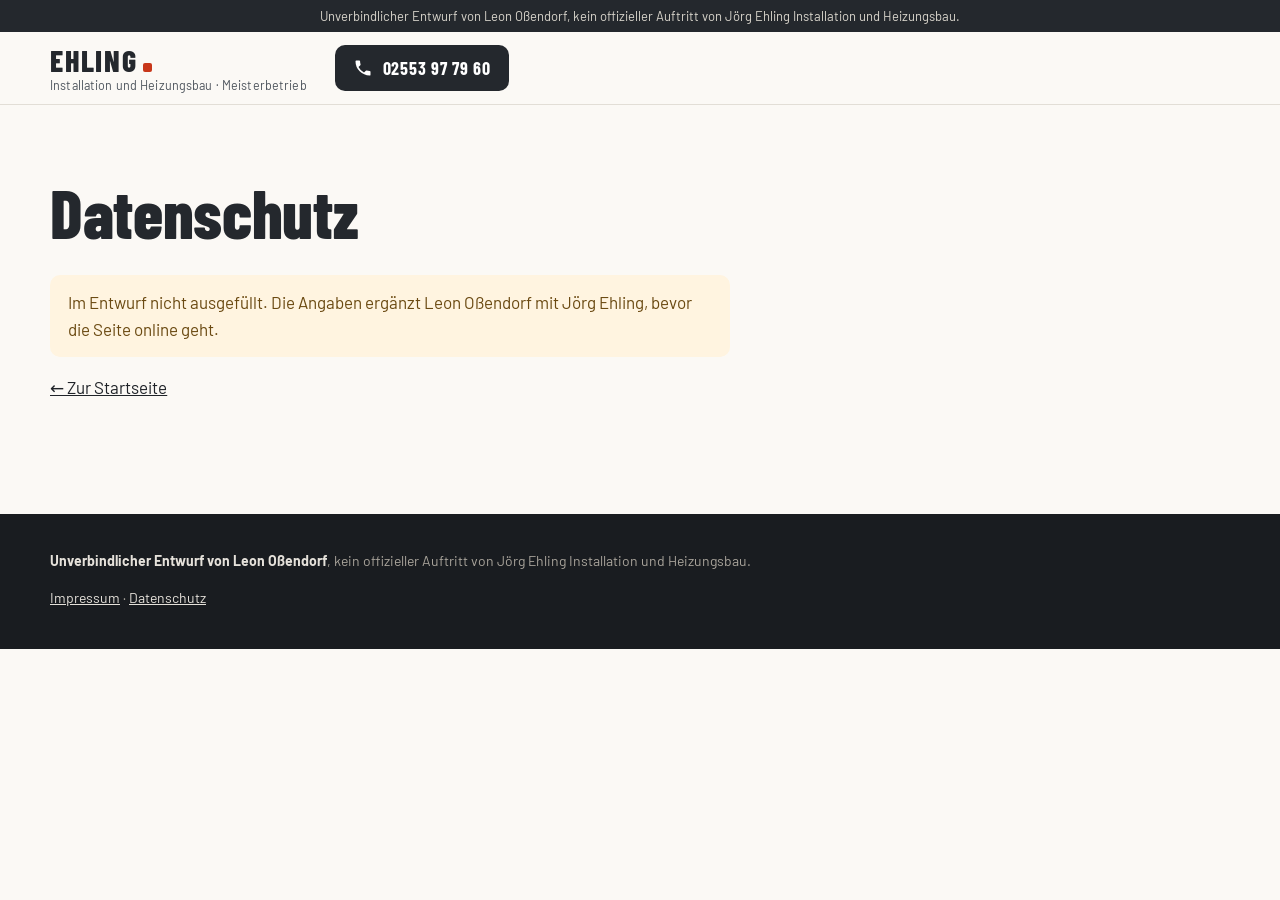
<file: datenschutz.html>
<!doctype html>
<html lang="de-DE">
<head>
<meta charset="utf-8">
<meta name="viewport" content="width=device-width, initial-scale=1">
<meta name="robots" content="noindex,nofollow">
<title>Datenschutz · Jörg Ehling (Entwurf)</title>
<link rel="stylesheet" href="css/style.css">
</head>
<body>
<div class="entwurf-band">Unverbindlicher Entwurf von Leon Oßendorf, kein offizieller Auftritt von Jörg Ehling Installation und Heizungsbau.</div>
<header class="kopf"><div class="wrap kopf-in">
  <a class="marke" href="index.html"><span class="marke-name">EHLING</span><span class="marke-zeile">Installation und Heizungsbau · Meisterbetrieb</span></a>
  <a class="btn btn-tel kopf-tel" href="tel:+492553977960"><svg aria-hidden="true" viewBox="0 0 24 24"><path d="M6.6 10.8a15.1 15.1 0 0 0 6.6 6.6l2.2-2.2a1 1 0 0 1 1-.25 11.4 11.4 0 0 0 3.6.57 1 1 0 0 1 1 1V20a1 1 0 0 1-1 1A17 17 0 0 1 3 4a1 1 0 0 1 1-1h3.5a1 1 0 0 1 1 1c0 1.25.2 2.45.57 3.6a1 1 0 0 1-.25 1z"/></svg><span>02553 97 79 60</span></a>
</div></header>
<main class="unterseite"><div class="wrap">
  <h1>Datenschutz</h1>
  <p class="vermerk">Im Entwurf nicht ausgefüllt. Die Angaben ergänzt Leon Oßendorf mit Jörg Ehling, bevor die Seite online geht.</p>
  <p><a href="index.html">← Zur Startseite</a></p>
</div></main>
<footer class="fuss"><div class="wrap fuss-in"><p><b>Unverbindlicher Entwurf von Leon Oßendorf</b>, kein offizieller Auftritt von Jörg Ehling Installation und Heizungsbau.</p><p class="fuss-links"><a href="impressum.html">Impressum</a> · <a href="datenschutz.html">Datenschutz</a></p></div></footer>
</body>
</html>
</file>
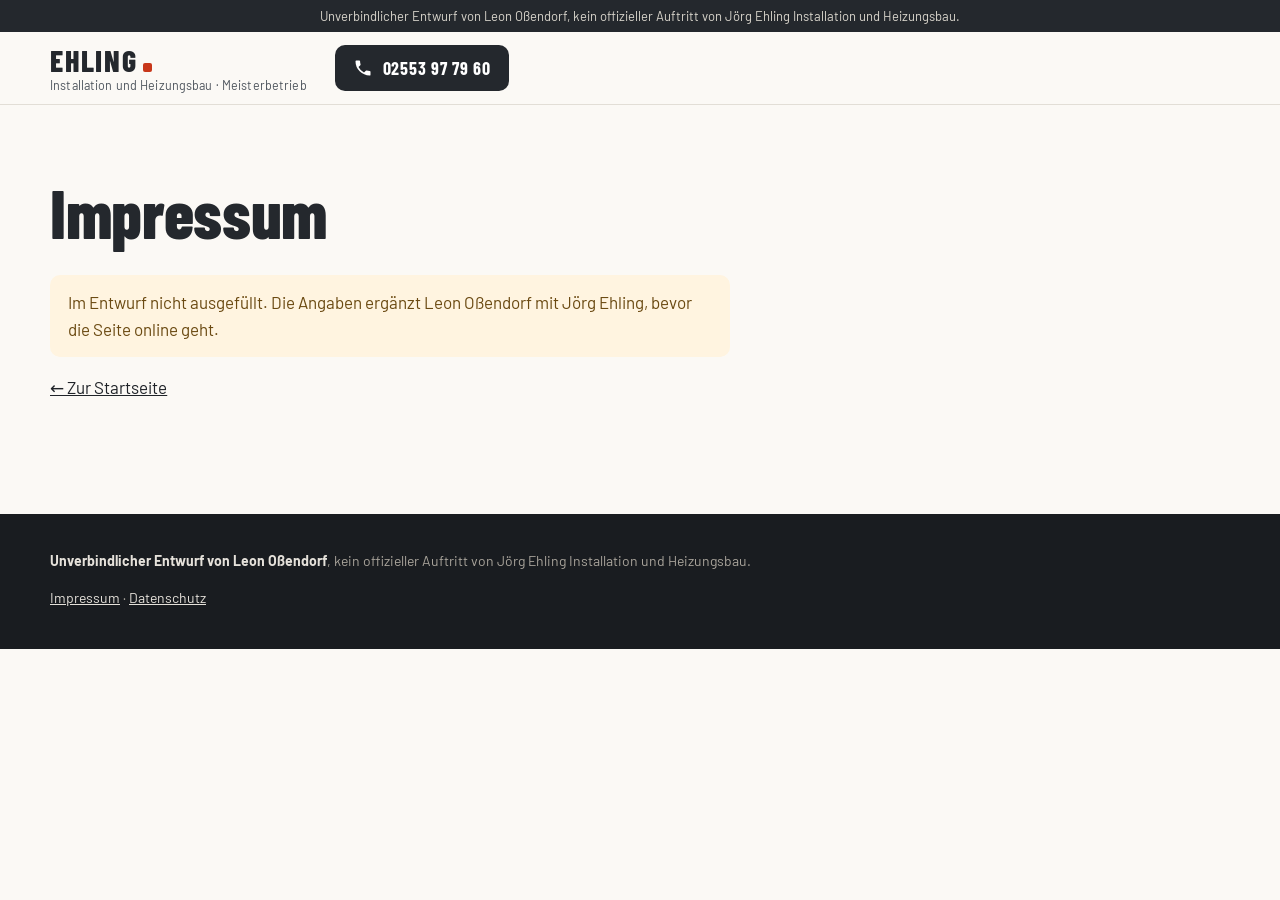
<file: impressum.html>
<!doctype html>
<html lang="de-DE">
<head>
<meta charset="utf-8">
<meta name="viewport" content="width=device-width, initial-scale=1">
<meta name="robots" content="noindex,nofollow">
<title>Impressum · Jörg Ehling (Entwurf)</title>
<link rel="stylesheet" href="css/style.css">
</head>
<body>
<div class="entwurf-band">Unverbindlicher Entwurf von Leon Oßendorf, kein offizieller Auftritt von Jörg Ehling Installation und Heizungsbau.</div>
<header class="kopf"><div class="wrap kopf-in">
  <a class="marke" href="index.html"><span class="marke-name">EHLING</span><span class="marke-zeile">Installation und Heizungsbau · Meisterbetrieb</span></a>
  <a class="btn btn-tel kopf-tel" href="tel:+492553977960"><svg aria-hidden="true" viewBox="0 0 24 24"><path d="M6.6 10.8a15.1 15.1 0 0 0 6.6 6.6l2.2-2.2a1 1 0 0 1 1-.25 11.4 11.4 0 0 0 3.6.57 1 1 0 0 1 1 1V20a1 1 0 0 1-1 1A17 17 0 0 1 3 4a1 1 0 0 1 1-1h3.5a1 1 0 0 1 1 1c0 1.25.2 2.45.57 3.6a1 1 0 0 1-.25 1z"/></svg><span>02553 97 79 60</span></a>
</div></header>
<main class="unterseite"><div class="wrap">
  <h1>Impressum</h1>
  <p class="vermerk">Im Entwurf nicht ausgefüllt. Die Angaben ergänzt Leon Oßendorf mit Jörg Ehling, bevor die Seite online geht.</p>
  <p><a href="index.html">← Zur Startseite</a></p>
</div></main>
<footer class="fuss"><div class="wrap fuss-in"><p><b>Unverbindlicher Entwurf von Leon Oßendorf</b>, kein offizieller Auftritt von Jörg Ehling Installation und Heizungsbau.</p><p class="fuss-links"><a href="impressum.html">Impressum</a> · <a href="datenschutz.html">Datenschutz</a></p></div></footer>
</body>
</html>
</file>
<file: css/style.css>
@font-face { font-family: "Barlow"; src: url("../fonts/barlow-latin-400-normal.woff2") format("woff2"); font-weight: 400; font-display: swap; }
@font-face { font-family: "Barlow"; src: url("../fonts/barlow-latin-500-normal.woff2") format("woff2"); font-weight: 500; font-display: swap; }
@font-face { font-family: "Barlow"; src: url("../fonts/barlow-latin-600-normal.woff2") format("woff2"); font-weight: 600; font-display: swap; }
@font-face { font-family: "Barlow"; src: url("../fonts/barlow-latin-700-normal.woff2") format("woff2"); font-weight: 700; font-display: swap; }
@font-face { font-family: "Barlow Condensed"; src: url("../fonts/barlow-condensed-latin-600-normal.woff2") format("woff2"); font-weight: 600; font-display: swap; }
@font-face { font-family: "Barlow Condensed"; src: url("../fonts/barlow-condensed-latin-700-normal.woff2") format("woff2"); font-weight: 700; font-display: swap; }
@font-face { font-family: "Barlow Condensed"; src: url("../fonts/barlow-condensed-latin-800-normal.woff2") format("woff2"); font-weight: 800; font-display: swap; }
@font-face { font-family: "Caveat"; src: url("../fonts/caveat-var.woff2") format("woff2"); font-weight: 400 700; font-display: swap; }

:root {
  --ink: #1F2328;
  --ink-2: #4E555D;
  --stahl: #8A9099;
  --linie: #E2DED6;
  --putz: #F3EFE8;
  --papier: #FBF9F5;
  --weiss: #FFFFFF;
  --rot: #C8371A;
  --rot-d: #A42A10;
  --glut: #F08A3C;
  --anthrazit: #24282D;
  --stift: #1D3E8A;
  --cond: "Barlow Condensed", "Arial Narrow", sans-serif;
  --hand: "Caveat", "Segoe Print", cursive;
  --r: 14px;
}

* { box-sizing: border-box; }
html { scroll-behavior: smooth; scroll-padding-top: 84px; }
body { margin: 0; font: 400 17px/1.6 "Barlow", system-ui, sans-serif; color: var(--ink); background: var(--papier); -webkit-font-smoothing: antialiased; }
img { max-width: 100%; display: block; }
a { color: inherit; }
h1, h2, h3 { font-family: var(--cond); font-weight: 800; line-height: 1.04; letter-spacing: -.005em; margin: 0 0 .4em; color: var(--anthrazit); }
h1 { font-size: clamp(42px, 5.3vw, 70px); }
h2 { font-size: clamp(32px, 4vw, 48px); }
h3 { font-size: 26px; font-weight: 700; }
p { margin: 0 0 1em; }
.wrap { width: min(1180px, 100% - 40px); margin-inline: auto; }
.dachzeile { font: 700 14px/1 var(--cond); letter-spacing: .14em; text-transform: uppercase; color: var(--rot); margin-bottom: 14px; }
.lead { font-size: 19px; color: var(--ink-2); max-width: 640px; }

/* Entwurf-Hinweis */
.entwurf-band { background: var(--anthrazit); color: #D9D5CC; font-size: 13px; text-align: center; padding: 7px 16px; line-height: 1.4; }

/* Kopf */
.kopf { position: sticky; top: 0; z-index: 20; background: rgba(251,249,245,.94); backdrop-filter: blur(8px); border-bottom: 1px solid var(--linie); }
.kopf-in { display: flex; align-items: center; gap: 28px; min-height: 72px; }
.marke { text-decoration: none; display: flex; flex-direction: column; line-height: 1; }
.marke-name { font: 800 30px/1 var(--cond); letter-spacing: .06em; color: var(--anthrazit); }
.marke-name::after { content: ""; display: inline-block; width: 9px; height: 9px; background: var(--rot); border-radius: 2px; margin-left: 5px; }
.marke-zeile { font-size: 12.5px; color: var(--ink-2); margin-top: 4px; letter-spacing: .01em; }
.nav { display: flex; gap: 24px; margin-left: auto; }
.nav a { text-decoration: none; font-weight: 600; font-size: 15.5px; color: var(--ink-2); padding: 6px 0; border-bottom: 2px solid transparent; transition: border-color .2s, color .2s; }
.nav a:hover { color: var(--ink); border-color: var(--rot); }

/* Buttons */
.btn { display: inline-flex; align-items: center; justify-content: center; gap: 10px; min-height: 52px; padding: 0 24px; border-radius: 10px; font: 700 19px/1 var(--cond); letter-spacing: .04em; text-decoration: none; border: 0; cursor: pointer; transition: background .2s, transform .2s, box-shadow .2s; }
.btn svg { width: 20px; height: 20px; fill: currentColor; }
.btn-rot { background: var(--rot); color: #fff; box-shadow: 0 6px 16px -8px rgba(164,42,16,.7); }
.btn-rot:hover { background: var(--rot-d); }
.btn-hell { background: var(--weiss); color: var(--anthrazit); box-shadow: inset 0 0 0 1.5px var(--linie); }
.btn-hell:hover { box-shadow: inset 0 0 0 1.5px var(--stahl); }
.btn-tel { background: var(--anthrazit); color: #fff; min-height: 46px; padding: 0 18px; font-size: 18px; }
.btn-tel:hover { background: #000; }
.btn-gross { min-height: 60px; font-size: 24px; padding: 0 30px; }
.btn-voll { width: 100%; }

/* Hero */
.hero { background:
  radial-gradient(ellipse 70% 60% at 78% 45%, rgba(240,138,60,.10), transparent 70%),
  linear-gradient(180deg, var(--putz), var(--papier)); overflow: hidden; }
.hero-in { display: grid; grid-template-columns: 1.05fr .95fr; gap: 40px; align-items: center; padding: 64px 0 72px; }
.hero-lead { font-size: 20px; color: var(--ink-2); max-width: 520px; }
.hero-cta { display: flex; flex-wrap: wrap; gap: 12px; margin: 26px 0 30px; }
.hero-fakten { list-style: none; padding: 0; margin: 0; display: grid; gap: 6px; color: var(--ink-2); font-size: 16px; }
.hero-fakten b { color: var(--ink); font-weight: 600; }
.sterne { color: #E8A317; letter-spacing: 2px; }

.geraet-buehne { position: relative; width: min(460px, 100%); margin-inline: auto; aspect-ratio: 420 / 560; }
.geraet { width: 100%; height: 100%; display: block; }

/* Kundendienst-Aufkleber */
.aufkleber { margin: 0; background: #fff; border-radius: 10px; overflow: hidden; color: var(--ink);
  box-shadow: 0 1px 0 rgba(255,255,255,.8) inset, 0 1px 2px rgba(0,0,0,.18), 0 10px 22px -12px rgba(40,30,20,.45);
  background-image: linear-gradient(115deg, rgba(255,255,255,0) 40%, rgba(255,255,255,.55) 50%, rgba(255,255,255,0) 60%); background-size: 260% 100%; background-position: 100% 0; }
.ak-kopf { background: var(--rot); color: #fff; padding: 12px 16px 11px; display: flex; flex-direction: column; gap: 3px; position: relative; }
.ak-kopf::after { content: ""; position: absolute; left: 0; right: 0; bottom: -3px; height: 3px; background: repeating-linear-gradient(90deg, var(--rot) 0 10px, transparent 10px 14px); }
.ak-klein { font: 700 11px/1 var(--cond); letter-spacing: .2em; text-transform: uppercase; opacity: .85; }
.ak-name { font: 800 30px/1 var(--cond); letter-spacing: .01em; }
.ak-zeile { font-size: 12.5px; line-height: 1.25; opacity: .92; }
.ak-koerper { padding: 14px 16px 14px; display: grid; gap: 6px; }
.ak-tel { font: 800 28px/1 var(--cond); letter-spacing: .02em; color: var(--anthrazit); }
.ak-adr { font-size: 13px; color: var(--ink-2); }
.ak-feld { display: grid; grid-template-columns: auto 1fr; align-items: end; gap: 10px; min-height: 30px; }
.ak-feld span { font: 600 12px/1.2 var(--cond); letter-spacing: .1em; text-transform: uppercase; color: var(--stahl); padding-bottom: 5px; white-space: nowrap; }
.ak-feld .hand { border-bottom: 1.5px dotted #B9B4AA; min-height: 30px; }
.hand { font-family: var(--hand); font-style: normal; font-weight: 600; font-size: 25px; line-height: 1.05; color: var(--stift); }
.ak-tel-klein { font: 700 15px/1 var(--cond); letter-spacing: .06em; color: var(--rot); text-align: right; padding-top: 6px; }

.aufkleber-hero { position: absolute; left: 22%; top: 15%; width: 58%; transform: rotate(-2.2deg); animation: aufkleben 1s cubic-bezier(.2,.7,.2,1) .25s both; }
.aufkleber-hero .ak-name { font-size: clamp(22px, 2.6vw, 30px); }
.aufkleber-hero .ak-tel { font-size: clamp(20px, 2.4vw, 28px); }
.aufkleber-hero .ak-zeile { font-size: 11.5px; }
.aufkleber-hero .hand { font-size: clamp(18px, 1.7vw, 21px); white-space: nowrap; }
.aufkleber-hero .ak-feld { gap: 8px; }
@keyframes aufkleben {
  from { opacity: 0; transform: rotate(-2.2deg) translateY(-10px) scale(1.04); box-shadow: 0 24px 40px -14px rgba(40,30,20,.35); }
  to { opacity: 1; transform: rotate(-2.2deg) translateY(0) scale(1); }
}

/* Heizung kalt */
.kalt { background: var(--anthrazit); color: #EDEAE4; }
.kalt-in { display: flex; align-items: center; justify-content: space-between; gap: 24px; padding: 30px 0; flex-wrap: wrap; }
.kalt h2 { color: #fff; font-size: clamp(28px, 3.4vw, 40px); margin-bottom: 4px; }
.kalt p { margin: 0; color: #C9C4BB; }

/* Blöcke */
.block { padding: 88px 0; }
.leistungen { display: grid; grid-template-columns: repeat(4, 1fr); gap: 22px; margin-top: 34px; }
.leistung { background: #fff; border-radius: var(--r); overflow: hidden; box-shadow: 0 0 0 1px var(--linie); display: flex; flex-direction: column; transition: box-shadow .25s, transform .25s; }
.leistung:hover { box-shadow: 0 0 0 1px var(--linie), 0 16px 32px -20px rgba(31,35,40,.35); transform: translateY(-2px); }
.l-bild { position: relative; aspect-ratio: 4 / 3; background: var(--putz); overflow: hidden; }
.l-bild img { width: 100%; height: 100%; object-fit: cover; }
.bsp { position: absolute; left: 10px; bottom: 10px; font-size: 11.5px; background: rgba(31,35,40,.72); color: #fff; padding: 3px 8px; border-radius: 5px; letter-spacing: .02em; }
.l-zeichnung { display: grid; place-items: center; background: linear-gradient(90deg, #E6E3DD, #FAF9F6 18%, #F1EEE8 60%, #DAD6CE); }
.aufkleber-mini { width: 72%; transform: rotate(1.6deg); }
.aufkleber-mini .ak-name { font-size: 22px; }
.aufkleber-mini .ak-koerper { padding: 10px 12px; gap: 2px; }
.aufkleber-mini .hand { font-size: 21px; }
.l-text { padding: 20px 20px 22px; display: flex; flex-direction: column; flex: 1; }
.l-text p { color: var(--ink-2); font-size: 16px; }
.l-link { margin-top: auto; font-weight: 700; color: var(--rot); text-decoration: none; }
.l-link:hover { text-decoration: underline; }

/* Anfrage */
.anfrage-block { background: linear-gradient(180deg, var(--putz), var(--papier)); }
.anfrage { display: grid; grid-template-columns: 1.15fr .85fr; gap: 48px; margin-top: 36px; align-items: start; }
.formular { background: #fff; border-radius: var(--r); padding: 28px; box-shadow: 0 0 0 1px var(--linie), 0 24px 48px -36px rgba(31,35,40,.4); }
fieldset { border: 0; padding: 0; margin: 0 0 22px; }
legend, .feld label { font: 700 15px/1.2 var(--cond); letter-spacing: .1em; text-transform: uppercase; color: var(--ink-2); margin-bottom: 10px; padding: 0; }
.chips { display: flex; flex-wrap: wrap; gap: 8px; }
.chips legend { width: 100%; }
.chips label { position: relative; }
.chips input { position: absolute; opacity: 0; inset: 0; margin: 0; cursor: pointer; }
.chips span { display: inline-flex; align-items: center; min-height: 44px; padding: 0 16px; border-radius: 999px; background: var(--papier); box-shadow: inset 0 0 0 1.5px var(--linie); font-weight: 600; font-size: 16px; transition: background .2s, box-shadow .2s, color .2s; }
.chips input:checked + span { background: var(--anthrazit); color: #fff; box-shadow: none; }
.chips input:focus-visible + span { outline: 3px solid var(--glut); outline-offset: 2px; }
.feld { display: flex; flex-direction: column; margin-bottom: 18px; }
.feld label { display: block; }
.feld abbr { text-decoration: none; color: var(--rot); }
.feld-reihe { display: grid; grid-template-columns: 1fr 1fr; gap: 16px; }
input[type=text], input[type=tel], select, textarea { font: 400 17px/1.4 "Barlow", sans-serif; color: var(--ink); background: var(--papier); border: 1.5px solid var(--linie); border-radius: 10px; padding: 12px 14px; min-height: 50px; width: 100%; transition: border-color .2s, background .2s; }
input:focus, select:focus, textarea:focus { outline: none; border-color: var(--anthrazit); background: #fff; }
textarea { resize: vertical; }
[data-zeige][hidden] { display: none !important; }
.hinweis-entwurf { font-size: 13.5px; color: var(--stahl); margin: 10px 0 0; text-align: center; }
.danke { margin: 14px 0 0; background: #EEF5EA; color: #2E5124; border-radius: 10px; padding: 12px 14px; font-size: 15.5px; }

.anfrage-aufkleber { position: sticky; top: 104px; }
.aufkleber-gross { transform: rotate(-1.2deg); max-width: 420px; margin-inline: auto; }
.aufkleber-gross .ak-koerper { padding: 16px 20px 14px; gap: 4px; }
.aufkleber-gross .hand { transition: opacity .35s ease; }
.aufkleber-gross .hand.neu { opacity: .25; }
.aufkleber-gross [data-zeile][hidden] { display: none; }
.ak-unter { font-size: 15px; color: var(--ink-2); max-width: 400px; margin: 22px auto 0; text-align: center; }

/* Nähe */
.nah { padding: 72px 0; }
.nah-in { display: grid; grid-template-columns: 300px 1fr; gap: 48px; align-items: center; }
.nah-karte { background: #fff; border-radius: var(--r); box-shadow: 0 0 0 1px var(--linie); padding: 26px; text-align: center; }
.nah-stern { display: flex; justify-content: center; align-items: baseline; gap: 12px; }
.nah-stern .sterne { font-size: 24px; }
.nah-stern b { font: 800 46px/1 var(--cond); }
.nah-karte p { margin: 8px 0 0; color: var(--ink-2); }
.nah-karte small { display: block; color: var(--stahl); font-size: 13px; }
.nah-text p { font-size: 19px; color: var(--ink-2); max-width: 620px; margin: 0; }

/* Ausbildung */
.ausbildung { background: var(--anthrazit); color: #E5E1DA; }
.ausbildung h2 { color: #fff; }
.ausbildung .dachzeile { color: var(--glut); }
.ausbildung p { color: #CFCAC1; max-width: 560px; }
.aus-in { display: grid; grid-template-columns: 1fr 1fr; gap: 48px; align-items: start; }
.ausbildung .btn-hell { background: transparent; color: #fff; box-shadow: inset 0 0 0 1.5px rgba(255,255,255,.35); }
.aus-liste { list-style: none; padding: 0; margin: 24px 0 0; display: grid; gap: 12px; }
.aus-liste li { background: rgba(255,255,255,.06); border-radius: 12px; padding: 18px 20px; display: grid; gap: 4px; border-left: 4px solid var(--rot); }
.aus-liste b { font: 700 22px/1 var(--cond); color: #fff; letter-spacing: .02em; }
.aus-liste span { color: #CFCAC1; font-size: 16px; }

.aus-tel { margin-top: 22px; }
.aus-tel a { color: #fff; font: 700 22px/1 var(--cond); letter-spacing: .03em; text-decoration: none; border-bottom: 2px solid var(--rot); margin-left: 6px; }
.ausbildung .bewerbung { color: var(--ink); }
.bewerbung h3 { font-size: 28px; margin-bottom: 4px; }
.ausbildung .bewerbung p.bew-lead { color: var(--ink-2); font-size: 16px; margin-bottom: 18px; }
.ausbildung .bewerbung .hinweis-entwurf { color: var(--stahl); }
.ausbildung .bewerbung .danke { color: #2E5124; }
input[type=file] { font: 400 15px/1.4 "Barlow", sans-serif; color: var(--ink-2); background: var(--papier); border: 1.5px dashed var(--linie); border-radius: 10px; padding: 12px 14px; width: 100%; }
input[type=file]::file-selector-button { font: 700 15px/1 var(--cond); letter-spacing: .04em; background: var(--anthrazit); color: #fff; border: 0; border-radius: 7px; padding: 9px 14px; margin-right: 12px; cursor: pointer; }
.pflicht-frage abbr { text-decoration: none; color: var(--rot); }
.kontakt-wege { line-height: 2; margin: 0; }

/* Kontakt */
.kontakt-in { display: grid; grid-template-columns: 1fr 1fr; gap: 48px; align-items: start; }
.kontakt h2 span { font-size: .6em; color: var(--ink-2); font-weight: 700; }
.adresse { font-size: 20px; }
.kartenlink { font-weight: 700; color: var(--rot); text-decoration: none; }
.kontakt-liste { margin: 0; display: grid; grid-template-columns: auto 1fr; gap: 14px 24px; background: #fff; border-radius: var(--r); padding: 28px; box-shadow: 0 0 0 1px var(--linie); }
.kontakt-liste dt { font: 700 14px/1.6 var(--cond); letter-spacing: .1em; text-transform: uppercase; color: var(--stahl); }
.kontakt-liste dd { margin: 0; font-size: 18px; font-weight: 500; overflow-wrap: anywhere; }
.kontakt-liste a { text-decoration: none; border-bottom: 1.5px solid var(--linie); }
.kontakt-liste a:hover { border-color: var(--rot); }

/* Fuß */
.fuss { background: #191C20; color: #A9A49B; font-size: 14px; padding: 36px 0 40px; }
.fuss b { color: #E5E1DA; }
.fuss p { max-width: 820px; }
.fuss a { color: #E5E1DA; }
.fuss-links { margin: 0; }

/* Handyleiste */
.handyleiste { display: none; }

/* Unterseiten */
.unterseite { padding: 72px 0 96px; }
.unterseite .vermerk { background: #FFF4E0; border-radius: 10px; padding: 14px 18px; color: #6B4A12; max-width: 680px; }

@media (max-width: 1080px) {
  .leistungen { grid-template-columns: repeat(2, 1fr); }
  .nav { display: none; }
  .kopf-tel { margin-left: auto; }
}
@media (max-width: 860px) {
  .hero-in { grid-template-columns: 1fr; padding: 36px 0 48px; gap: 18px; }
  .geraet-buehne { width: min(380px, 100%); }
  .aufkleber-hero { left: 13%; width: 74%; }
  .aufkleber-hero .ak-zeile { font-size: 10.5px; }
  .aufkleber-hero .ak-koerper { padding: 10px 12px; gap: 4px; }
  .aufkleber-hero .ak-kopf { padding: 10px 12px 9px; }
  .anfrage, .aus-in, .kontakt-in, .nah-in { grid-template-columns: 1fr; gap: 32px; }
  .anfrage-aufkleber { position: static; order: -1; }
  .aufkleber-gross { max-width: 360px; }
  .block { padding: 64px 0; }
}
@media (max-width: 600px) {
  body { font-size: 16.5px; padding-bottom: 72px; }
  .wrap { width: calc(100% - 32px); }
  .kopf-in { min-height: 62px; gap: 12px; }
  .marke-name { font-size: 26px; }
  .marke-zeile { font-size: 11px; }
  .kopf-tel span { display: none; }
  .kopf-tel { width: 46px; padding: 0; }
  .hero-lead { font-size: 18px; }
  .hero-cta .btn { flex: 1 1 100%; }
  .leistungen { grid-template-columns: 1fr; }
  .feld-reihe { grid-template-columns: 1fr; gap: 0; }
  .formular { padding: 20px; }
  .kalt-in .btn { width: 100%; }
  .kontakt-liste { grid-template-columns: 1fr; gap: 2px; padding: 20px; }
  .kontakt-liste dd { margin-bottom: 12px; }
  .handyleiste { display: grid; grid-template-columns: 1fr 1fr; position: fixed; left: 0; right: 0; bottom: 0; z-index: 30; background: var(--anthrazit); padding: 8px 10px calc(8px + env(safe-area-inset-bottom)); gap: 8px; box-shadow: 0 -8px 20px -10px rgba(0,0,0,.4); }
  .handyleiste a { display: flex; align-items: center; justify-content: center; min-height: 48px; border-radius: 9px; font: 700 18px/1 var(--cond); letter-spacing: .05em; text-decoration: none; }
  .hl-tel { background: var(--rot); color: #fff; }
  .hl-anfrage { background: #fff; color: var(--anthrazit); }
}
@media (prefers-reduced-motion: reduce) {
  * { animation: none !important; transition: none !important; scroll-behavior: auto !important; }
}

/* Weichen-Formular (zweite Runde) */
.weiche { padding-bottom: 18px; border-bottom: 1px solid var(--linie); }
.weiche span { min-height: 48px; font-size: 16.5px; }
.zusatz { padding-top: 4px; }
legend small, .feld label small { font: 500 12.5px/1 "Barlow", sans-serif; letter-spacing: 0; text-transform: none; color: var(--stahl); margin-left: 6px; }
.pflicht { border-top: 1px solid var(--linie); padding-top: 22px; margin-top: 4px; }
.fehler { color: var(--rot-d); font-size: 14.5px; margin: 8px 0 0; }
.regler label { display: flex; justify-content: space-between; align-items: baseline; }
.regler output { font: 700 20px/1 var(--cond); color: var(--anthrazit); letter-spacing: .02em; text-transform: none; }
input[type=range] { -webkit-appearance: none; appearance: none; width: 100%; height: 36px; background: transparent; cursor: pointer; margin: 0; }
input[type=range]::-webkit-slider-runnable-track { height: 6px; border-radius: 3px; background: linear-gradient(90deg, var(--rot), var(--glut)); }
input[type=range]::-moz-range-track { height: 6px; border-radius: 3px; background: linear-gradient(90deg, var(--rot), var(--glut)); }
input[type=range]::-webkit-slider-thumb { -webkit-appearance: none; width: 28px; height: 28px; border-radius: 50%; background: #fff; border: 3px solid var(--anthrazit); margin-top: -11px; box-shadow: 0 2px 6px rgba(0,0,0,.2); }
input[type=range]::-moz-range-thumb { width: 24px; height: 24px; border-radius: 50%; background: #fff; border: 3px solid var(--anthrazit); }
input[type=range]:focus-visible { outline: 3px solid var(--glut); outline-offset: 4px; border-radius: 6px; }

/* Neue Heizung */
.neu { background: #fff; }
.neu-in { display: grid; grid-template-columns: 1.05fr .95fr; gap: 56px; align-items: start; }
.schritte { list-style: none; counter-reset: s; padding: 0; margin: 26px 0 28px; display: grid; gap: 12px; }
.schritte li { counter-increment: s; display: grid; grid-template-columns: 44px 1fr; column-gap: 14px; align-items: start; }
.schritte li::before { content: counter(s); grid-row: span 2; width: 44px; height: 44px; border-radius: 10px; background: var(--anthrazit); color: #fff; font: 800 22px/44px var(--cond); text-align: center; }
.schritte b { font: 700 20px/1.2 var(--cond); color: var(--anthrazit); }
.schritte span { color: var(--ink-2); font-size: 16px; }
.fragen { background: var(--papier); border-radius: var(--r); box-shadow: 0 0 0 1px var(--linie); padding: 26px 28px; }
.fragen h3 { margin-bottom: 10px; }
.fragen details { border-top: 1px solid var(--linie); padding: 14px 0; }
.fragen summary { cursor: pointer; font-weight: 700; font-size: 17.5px; list-style: none; display: flex; justify-content: space-between; gap: 16px; }
.fragen summary::-webkit-details-marker { display: none; }
.fragen summary::after { content: "+"; font: 700 24px/1 var(--cond); color: var(--rot); transition: transform .2s; }
.fragen details[open] summary::after { transform: rotate(45deg); }
.fragen details p { color: var(--ink-2); margin: 10px 0 0; font-size: 16px; }
.aus-cta { margin-top: 18px; }
@media (max-width: 860px) { .neu-in { grid-template-columns: 1fr; gap: 32px; } }
@media (max-width: 600px) { .fragen { padding: 20px; } .weiche span { font-size: 15.5px; padding: 0 14px; } }

/* Wärmepumpe (dritte Runde) */
.wege-block .leistungen { grid-template-columns: repeat(3, 1fr); }
.leistung-wp { grid-column: span 2; display: grid; grid-template-columns: 1.15fr 1fr; background: var(--anthrazit); color: #E5E1DA; box-shadow: none; }
.leistung-wp .l-bild { aspect-ratio: auto; min-height: 100%; }
.leistung-wp .l-text { padding: 30px 30px 32px; justify-content: center; }
.leistung-wp h3 { color: #fff; font-size: 34px; }
.leistung-wp .l-text p { color: #CFCAC1; font-size: 17px; }
.leistung-wp .l-link { color: #fff; border-bottom: 2px solid var(--rot); align-self: flex-start; margin-top: 10px; }
.l-marke { font: 700 14px/1 var(--cond); letter-spacing: .14em; text-transform: uppercase; color: var(--glut) !important; margin-bottom: 10px; }
.staerken { list-style: none; padding: 0; margin: 4px 0 0; display: flex; flex-wrap: wrap; gap: 8px; }
.staerken li { background: var(--putz); border-radius: 999px; padding: 8px 14px; font-weight: 600; font-size: 15px; }
.staerken li::before { content: "✓ "; color: var(--rot); font-weight: 700; }
.wp-bild { position: relative; border-radius: 10px; overflow: hidden; margin-bottom: 20px; aspect-ratio: 16 / 9; }
.wp-bild img { width: 100%; height: 100%; object-fit: cover; }
.quelle { font-size: 13px; color: var(--stahl); margin: 14px 0 0; border-top: 1px solid var(--linie); padding-top: 12px; }
@media (max-width: 1080px) { .wege-block .leistungen { grid-template-columns: repeat(2, 1fr); } .leistung-wp { grid-column: span 2; } }
@media (max-width: 600px) { .wege-block .leistungen { grid-template-columns: 1fr; } .leistung-wp { grid-column: auto; grid-template-columns: 1fr; } .leistung-wp .l-bild { aspect-ratio: 4 / 3; } .leistung-wp .l-text { padding: 22px 20px 24px; } .leistung-wp h3 { font-size: 28px; } }
</file>
